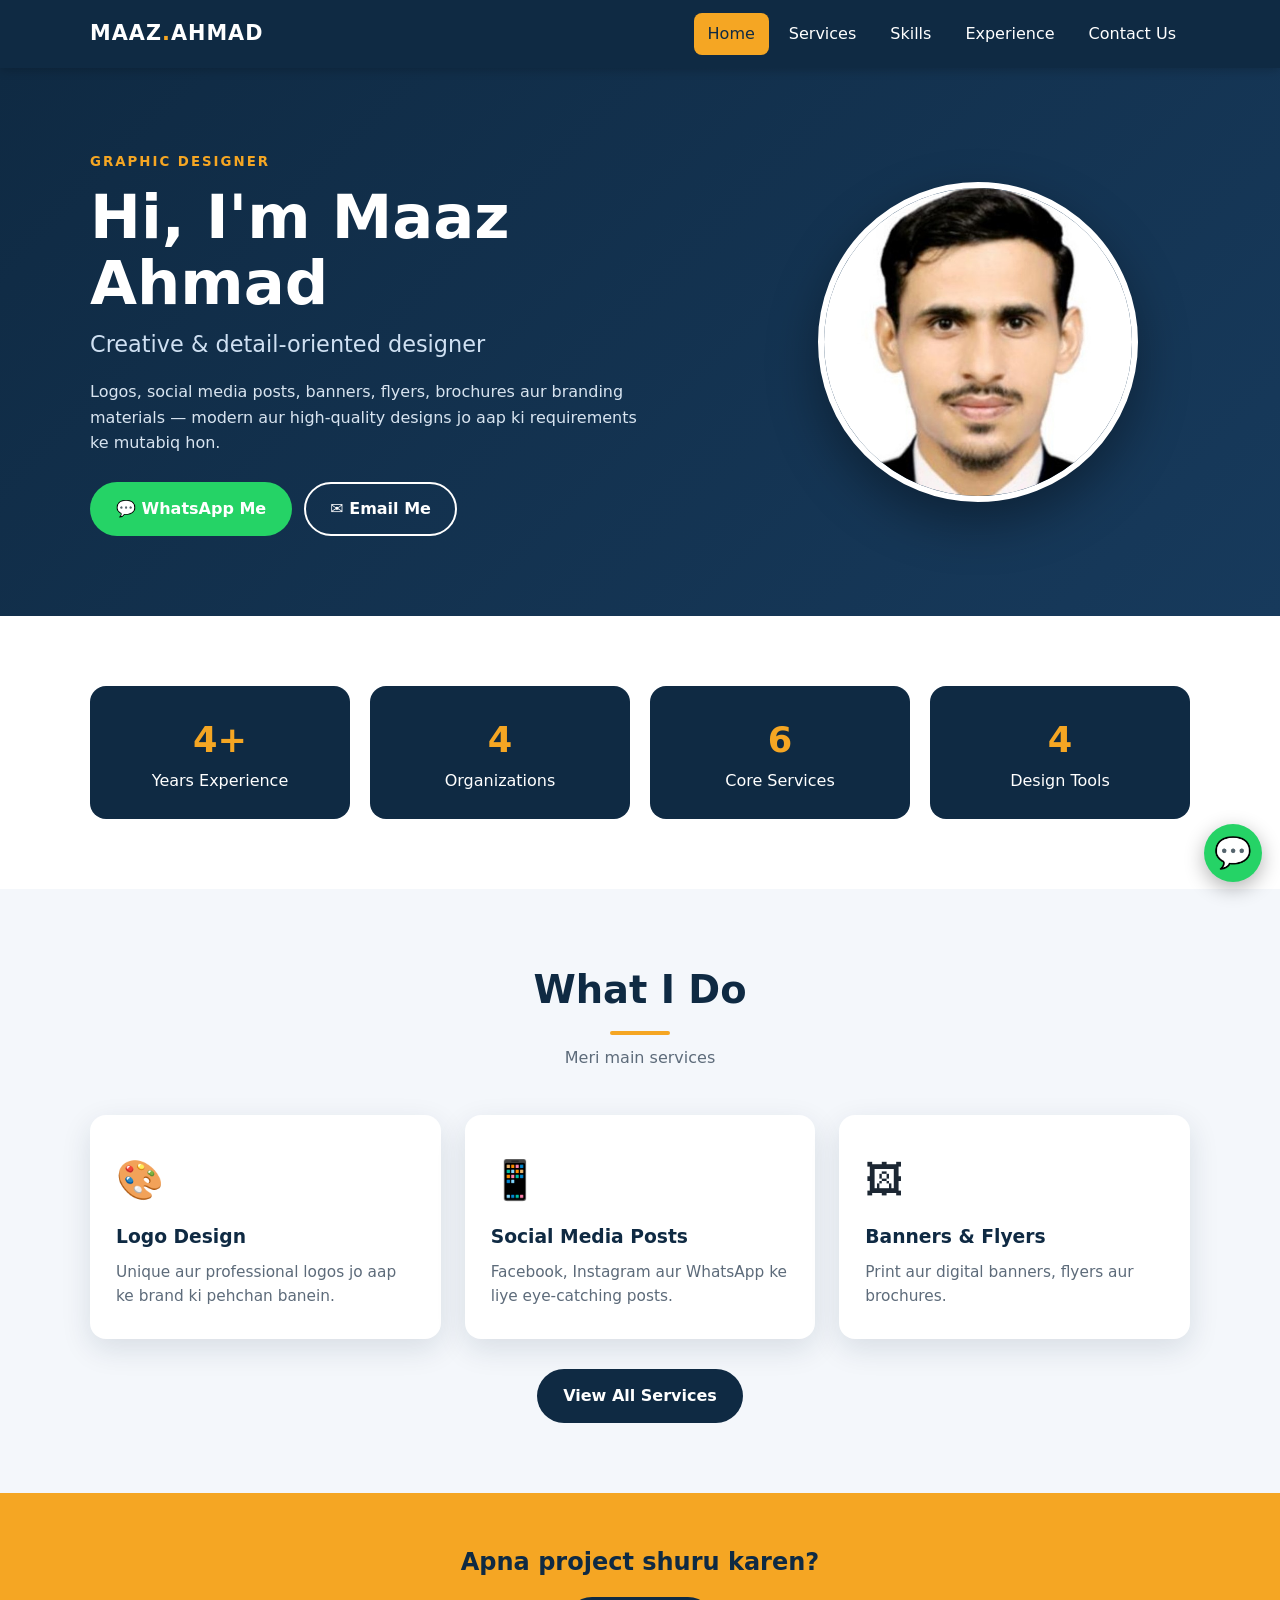
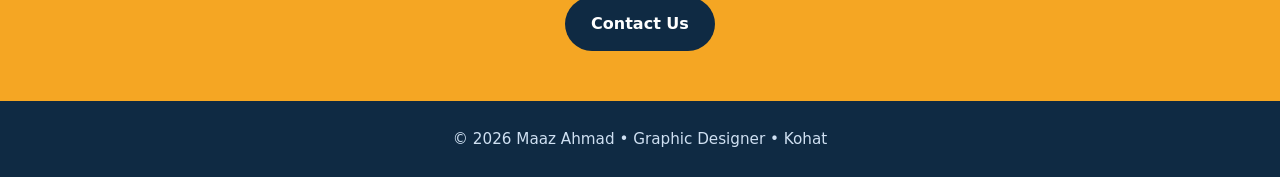
<file: index.html>
<!DOCTYPE html>
<html lang="en">
<head>
<meta charset="UTF-8">
<meta name="viewport" content="width=device-width, initial-scale=1.0">
<title>Maaz Ahmad | Graphic Designer in Kohat</title>
<meta name="description" content="Maaz Ahmad - Graphic Designer from Kohat. Logo design, social media posts, banners, flyers, brochures and branding.">
<link rel="stylesheet" href="css/style.css">
</head>
<body>
<header><div class="container nav">
  <a href="index.html" class="logo">MAAZ<span>.</span>AHMAD</a>
  <button class="menu-btn" id="menuBtn" aria-label="Menu">&#9776;</button>
  <nav class="nav-links" id="navLinks">
    <a href="index.html">Home</a>
    <a href="services.html">Services</a>
    <a href="skills.html">Skills</a>
    <a href="experience.html">Experience</a>
    <a href="contact.html">Contact Us</a>
  </nav>
</div></header>

<section class="hero"><div class="container hero-grid">
  <div>
    <small>Graphic Designer</small>
    <h1>Hi, I'm Maaz Ahmad</h1>
    <h2>Creative &amp; detail-oriented designer</h2>
    <p>Logos, social media posts, banners, flyers, brochures aur branding materials &mdash; modern aur high-quality designs jo aap ki requirements ke mutabiq hon.</p>
    <div class="hero-btns">
      <a class="btn btn-wa" data-wa href="#">&#128172; WhatsApp Me</a>
      <a class="btn btn-outline" data-mail href="#">&#9993; Email Me</a>
    </div>
  </div>
  <div class="avatar-wrap">
    <div class="avatar"><img src="images/maaz.jpg" alt="Maaz Ahmad" onerror="this.remove();this.parentNode.textContent='MA'"></div>
  </div>
</div></section>

<section><div class="container">
  <div class="stats reveal">
    <div class="stat"><b>4+</b>Years Experience</div>
    <div class="stat"><b>4</b>Organizations</div>
    <div class="stat"><b>6</b>Core Services</div>
    <div class="stat"><b>4</b>Design Tools</div>
  </div>
</div></section>

<section class="bg-light"><div class="container">
  <div class="title reveal"><h2>What I Do</h2><p>Meri main services</p></div>
  <div class="grid">
    <div class="card reveal"><div class="icon">&#127912;</div><h3>Logo Design</h3><p>Unique aur professional logos jo aap ke brand ki pehchan banein.</p></div>
    <div class="card reveal"><div class="icon">&#128241;</div><h3>Social Media Posts</h3><p>Facebook, Instagram aur WhatsApp ke liye eye-catching posts.</p></div>
    <div class="card reveal"><div class="icon">&#128444;</div><h3>Banners &amp; Flyers</h3><p>Print aur digital banners, flyers aur brochures.</p></div>
  </div>
  <p style="text-align:center;margin-top:30px" class="reveal"><a class="btn btn-mail" href="services.html">View All Services</a></p>
</div></section>

<section class="cta"><div class="container reveal">
  <h2>Apna project shuru karen?</h2>
  <a class="btn btn-mail" href="contact.html">Contact Us</a>
</div></section>

<footer><div class="container">&copy; <span class="year"></span> Maaz Ahmad &bull; Graphic Designer &bull; Kohat</div></footer>
<a class="wa-float" data-wa href="#" aria-label="WhatsApp">&#128172;</a>
<script src="js/main.js"></script>
</body>
</html>
</file>
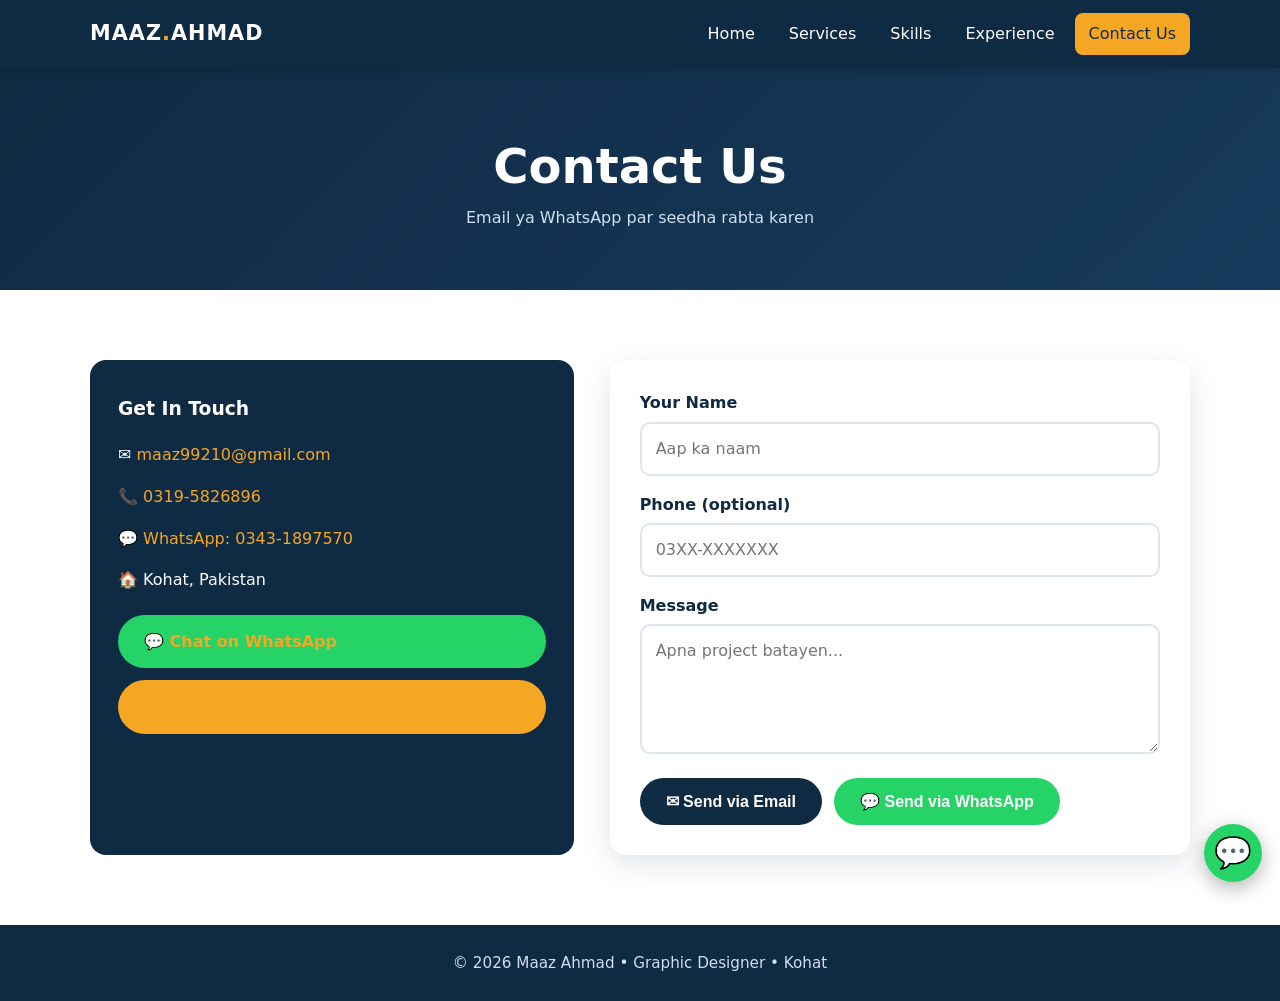
<file: contact.html>
<!DOCTYPE html>
<html lang="en">
<head>
<meta charset="UTF-8">
<meta name="viewport" content="width=device-width, initial-scale=1.0">
<title>Contact | Maaz Ahmad - Graphic Designer</title>
<link rel="stylesheet" href="css/style.css">
</head>
<body>
<header><div class="container nav">
  <a href="index.html" class="logo">MAAZ<span>.</span>AHMAD</a>
  <button class="menu-btn" id="menuBtn" aria-label="Menu">&#9776;</button>
  <nav class="nav-links" id="navLinks">
    <a href="index.html">Home</a>
    <a href="services.html">Services</a>
    <a href="skills.html">Skills</a>
    <a href="experience.html">Experience</a>
    <a href="contact.html">Contact Us</a>
  </nav>
</div></header>

<div class="page-banner"><div class="container"><h1>Contact Us</h1><p>Email ya WhatsApp par seedha rabta karen</p></div></div>

<section><div class="container contact-grid">
  <div class="info-box reveal">
    <h3>Get In Touch</h3>
    <ul>
      <li>&#9993; <a href="mailto:maaz99210@gmail.com">maaz99210@gmail.com</a></li>
      <li>&#128222; <a href="tel:+923195826896">0319-5826896</a></li>
      <li>&#128172; <a data-wa href="#">WhatsApp: 0343-1897570</a></li>
      <li>&#127968; Kohat, Pakistan</li>
    </ul>
    <div class="quick">
      <a class="btn btn-wa" data-wa href="#">&#128172; Chat on WhatsApp</a>
      <a class="btn btn-primary" data-mail href="#">&#9993; Send Email</a>
    </div>
  </div>

  <form id="contactForm" class="reveal" onsubmit="return false">
    <label for="name">Your Name</label>
    <input id="name" name="name" type="text" placeholder="Aap ka naam" required>
    <label for="phone">Phone (optional)</label>
    <input id="phone" name="phone" type="tel" placeholder="03XX-XXXXXXX">
    <label for="message">Message</label>
    <textarea id="message" name="message" placeholder="Apna project batayen..." required></textarea>
    <div class="form-btns">
      <button type="button" id="sendMail" class="btn btn-mail">&#9993; Send via Email</button>
      <button type="button" id="sendWa" class="btn btn-wa">&#128172; Send via WhatsApp</button>
    </div>
  </form>
</div></section>

<footer><div class="container">&copy; <span class="year"></span> Maaz Ahmad &bull; Graphic Designer &bull; Kohat</div></footer>
<a class="wa-float" data-wa href="#" aria-label="WhatsApp">&#128172;</a>
<script src="js/main.js"></script>
</body>
</html>
</file>
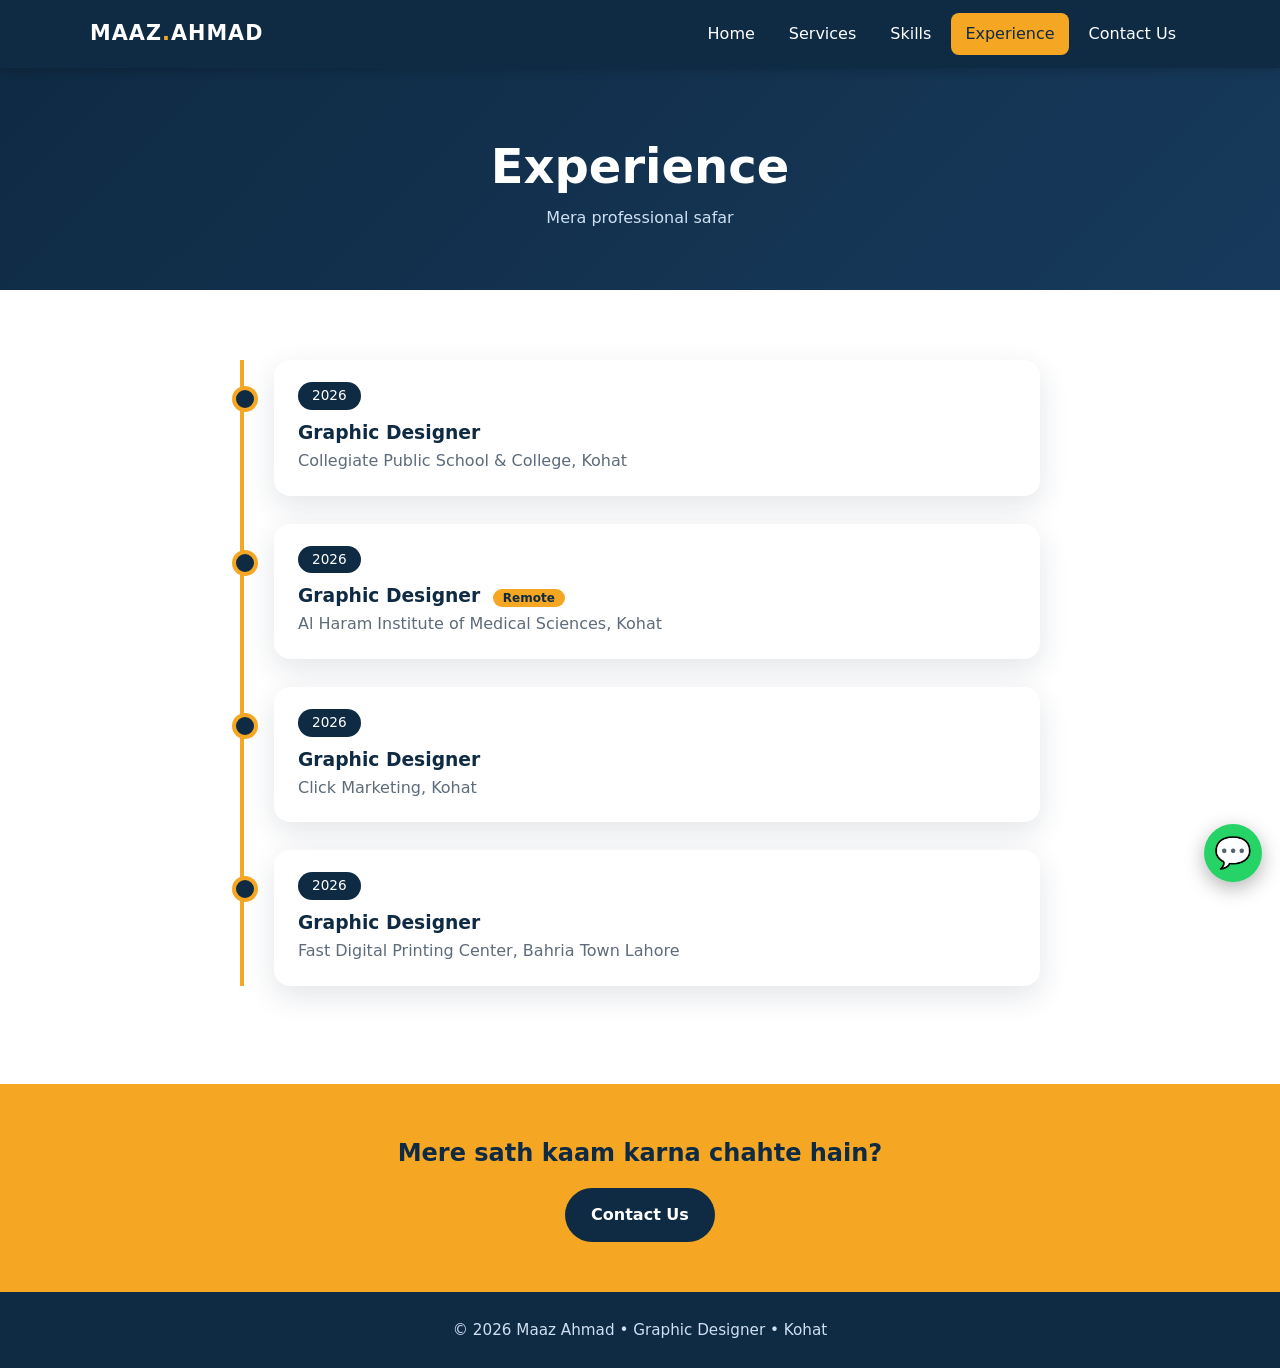
<file: experience.html>
<!DOCTYPE html>
<html lang="en">
<head>
<meta charset="UTF-8">
<meta name="viewport" content="width=device-width, initial-scale=1.0">
<title>Experience | Maaz Ahmad - Graphic Designer</title>
<link rel="stylesheet" href="css/style.css">
</head>
<body>
<header><div class="container nav">
  <a href="index.html" class="logo">MAAZ<span>.</span>AHMAD</a>
  <button class="menu-btn" id="menuBtn" aria-label="Menu">&#9776;</button>
  <nav class="nav-links" id="navLinks">
    <a href="index.html">Home</a>
    <a href="services.html">Services</a>
    <a href="skills.html">Skills</a>
    <a href="experience.html">Experience</a>
    <a href="contact.html">Contact Us</a>
  </nav>
</div></header>

<div class="page-banner"><div class="container"><h1>Experience</h1><p>Mera professional safar</p></div></div>

<section><div class="container">
  <div class="timeline">
    <div class="t-item reveal"><span class="year">2024 &ndash; Present</span><h3>Graphic Designer</h3><p>Collegiate Public School &amp; College, Kohat</p></div>
    <div class="t-item reveal"><span class="year">2023 &ndash; Present</span><h3>Graphic Designer <span class="badge">Remote</span></h3><p>Al Haram Institute of Medical Sciences, Kohat</p></div>
    <div class="t-item reveal"><span class="year">2022 &ndash; 2024</span><h3>Graphic Designer</h3><p>Click Marketing, Kohat</p></div>
    <div class="t-item reveal"><span class="year">2021 &ndash; 2022</span><h3>Graphic Designer</h3><p>Fast Digital Printing Center, Bahria Town Lahore</p></div>
  </div>
</div></section>

<section class="cta"><div class="container reveal">
  <h2>Mere sath kaam karna chahte hain?</h2>
  <a class="btn btn-mail" href="contact.html">Contact Us</a>
</div></section>

<footer><div class="container">&copy; <span class="year"></span> Maaz Ahmad &bull; Graphic Designer &bull; Kohat</div></footer>
<a class="wa-float" data-wa href="#" aria-label="WhatsApp">&#128172;</a>
<script src="js/main.js"></script>
</body>
</html>
</file>
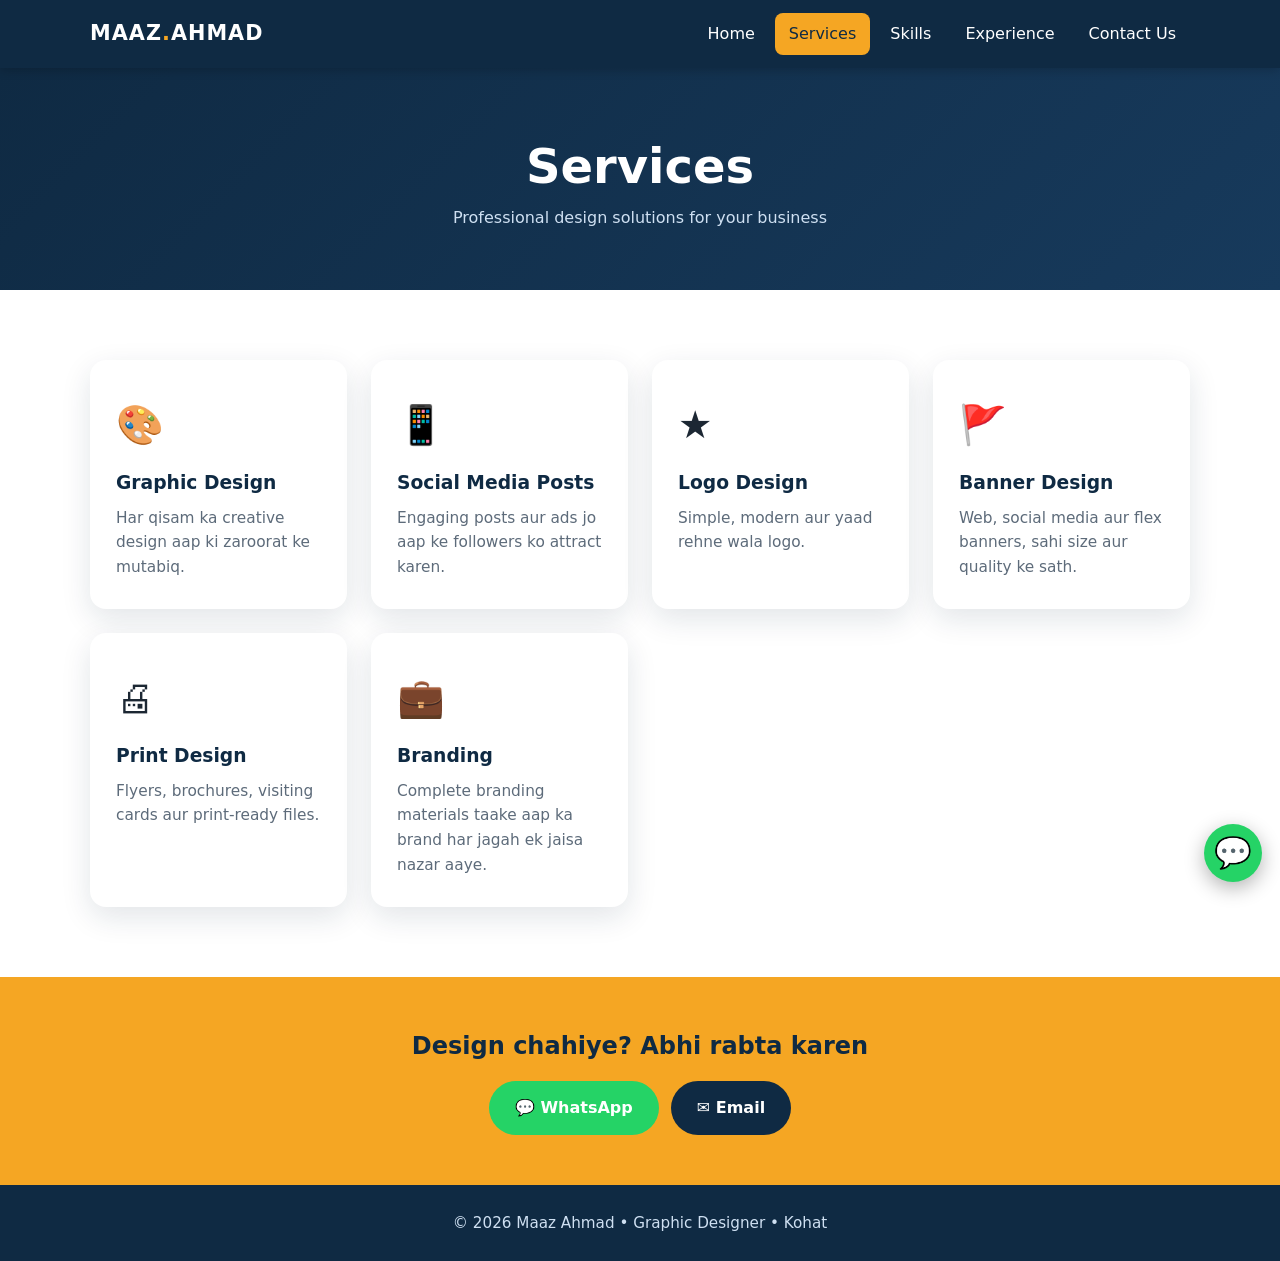
<file: services.html>
<!DOCTYPE html>
<html lang="en">
<head>
<meta charset="UTF-8">
<meta name="viewport" content="width=device-width, initial-scale=1.0">
<title>Services | Maaz Ahmad - Graphic Designer</title>
<link rel="stylesheet" href="css/style.css">
</head>
<body>
<header><div class="container nav">
  <a href="index.html" class="logo">MAAZ<span>.</span>AHMAD</a>
  <button class="menu-btn" id="menuBtn" aria-label="Menu">&#9776;</button>
  <nav class="nav-links" id="navLinks">
    <a href="index.html">Home</a>
    <a href="services.html">Services</a>
    <a href="skills.html">Skills</a>
    <a href="experience.html">Experience</a>
    <a href="contact.html">Contact Us</a>
  </nav>
</div></header>

<div class="page-banner"><div class="container"><h1>Services</h1><p>Professional design solutions for your business</p></div></div>

<section><div class="container">
  <div class="grid">
    <div class="card reveal"><div class="icon">&#127912;</div><h3>Graphic Design</h3><p>Har qisam ka creative design aap ki zaroorat ke mutabiq.</p></div>
    <div class="card reveal"><div class="icon">&#128241;</div><h3>Social Media Posts</h3><p>Engaging posts aur ads jo aap ke followers ko attract karen.</p></div>
    <div class="card reveal"><div class="icon">&#9733;</div><h3>Logo Design</h3><p>Simple, modern aur yaad rehne wala logo.</p></div>
    <div class="card reveal"><div class="icon">&#128681;</div><h3>Banner Design</h3><p>Web, social media aur flex banners, sahi size aur quality ke sath.</p></div>
    <div class="card reveal"><div class="icon">&#128424;</div><h3>Print Design</h3><p>Flyers, brochures, visiting cards aur print-ready files.</p></div>
    <div class="card reveal"><div class="icon">&#128188;</div><h3>Branding</h3><p>Complete branding materials taake aap ka brand har jagah ek jaisa nazar aaye.</p></div>
  </div>
</div></section>

<section class="cta"><div class="container reveal">
  <h2>Design chahiye? Abhi rabta karen</h2>
  <div class="hero-btns" style="justify-content:center">
    <a class="btn btn-wa" data-wa href="#">&#128172; WhatsApp</a>
    <a class="btn btn-mail" data-mail href="#">&#9993; Email</a>
  </div>
</div></section>

<footer><div class="container">&copy; <span class="year"></span> Maaz Ahmad &bull; Graphic Designer &bull; Kohat</div></footer>
<a class="wa-float" data-wa href="#" aria-label="WhatsApp">&#128172;</a>
<script src="js/main.js"></script>
</body>
</html>
</file>
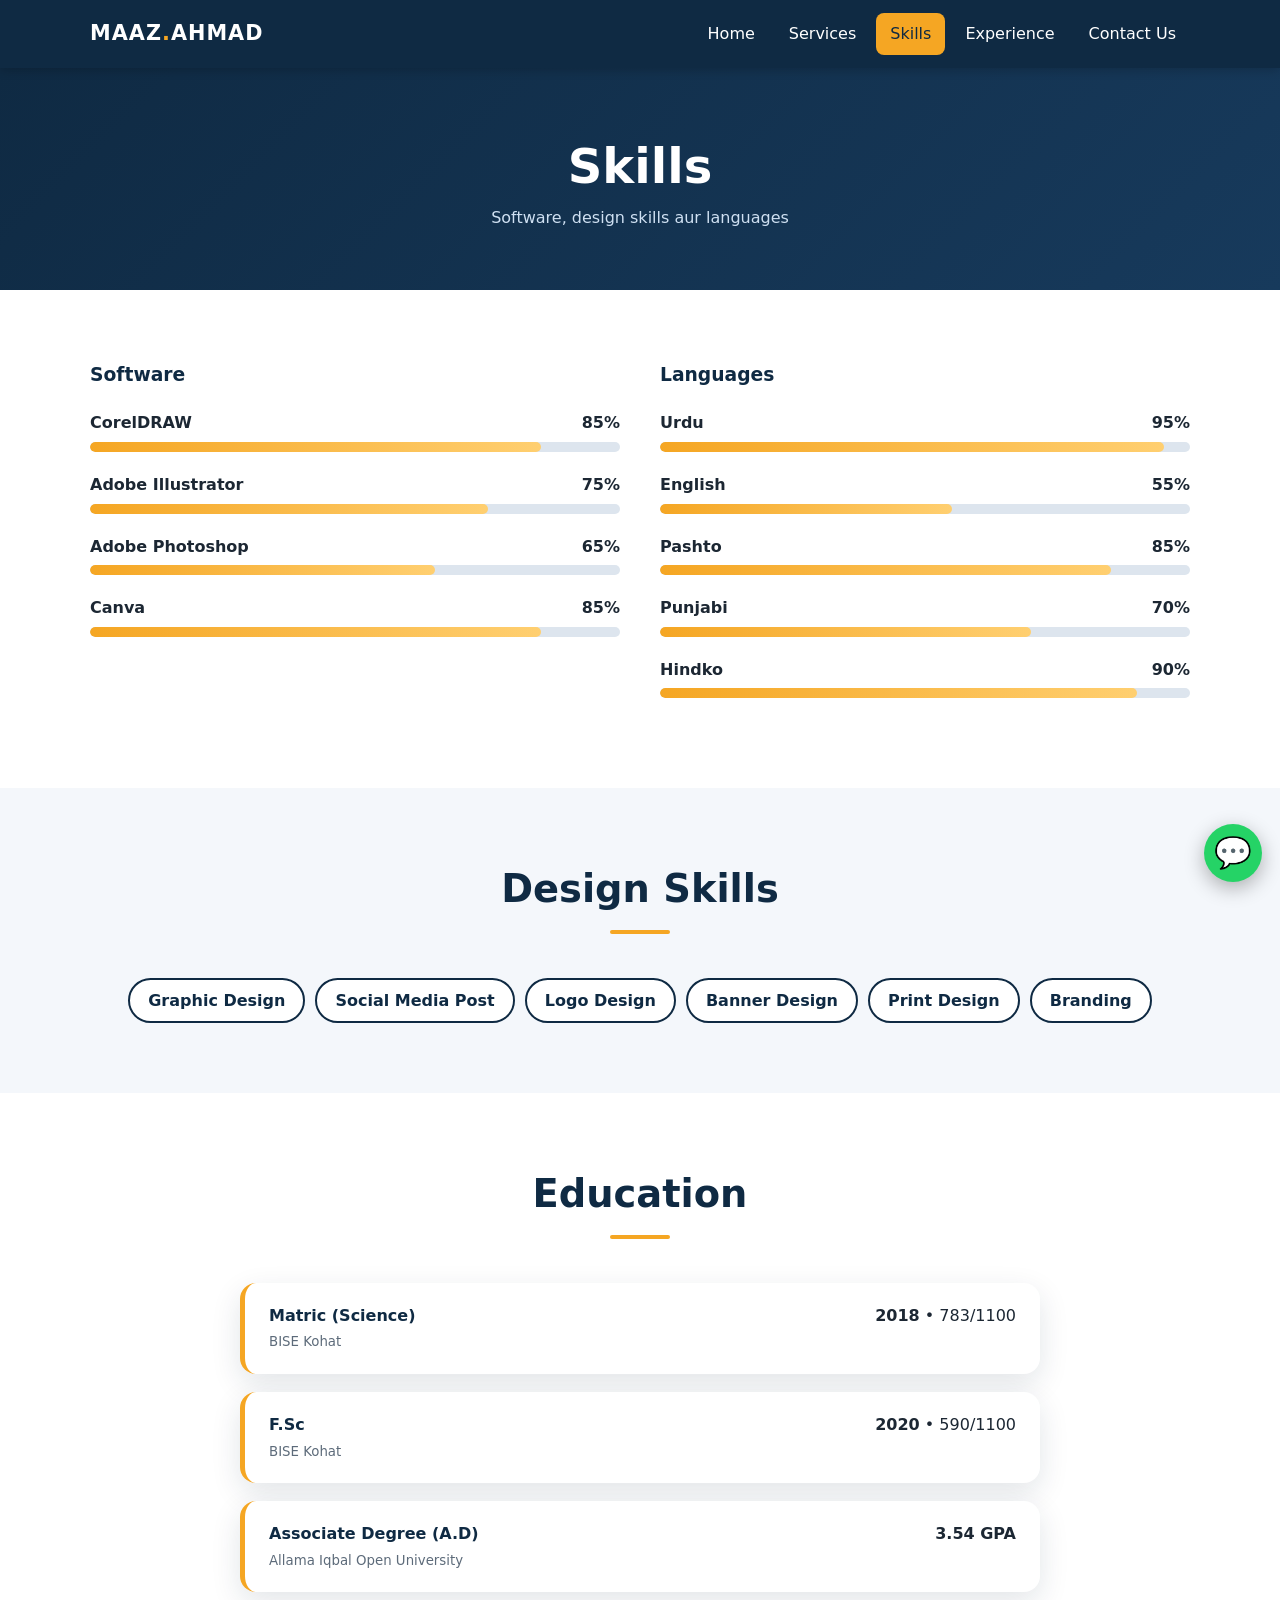
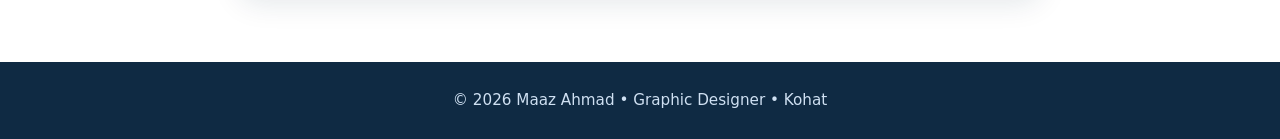
<file: skills.html>
<!DOCTYPE html>
<html lang="en">
<head>
<meta charset="UTF-8">
<meta name="viewport" content="width=device-width, initial-scale=1.0">
<title>Skills | Maaz Ahmad - Graphic Designer</title>
<link rel="stylesheet" href="css/style.css">
</head>
<body>
<header><div class="container nav">
  <a href="index.html" class="logo">MAAZ<span>.</span>AHMAD</a>
  <button class="menu-btn" id="menuBtn" aria-label="Menu">&#9776;</button>
  <nav class="nav-links" id="navLinks">
    <a href="index.html">Home</a>
    <a href="services.html">Services</a>
    <a href="skills.html">Skills</a>
    <a href="experience.html">Experience</a>
    <a href="contact.html">Contact Us</a>
  </nav>
</div></header>

<div class="page-banner"><div class="container"><h1>Skills</h1><p>Software, design skills aur languages</p></div></div>

<section><div class="container two-col">
  <div class="reveal">
    <h3>Software</h3>
    <div class="skill"><div class="skill-top"><span>CorelDRAW</span><span>85%</span></div><div class="bar"><span data-w="85"></span></div></div>
    <div class="skill"><div class="skill-top"><span>Adobe Illustrator</span><span>75%</span></div><div class="bar"><span data-w="75"></span></div></div>
    <div class="skill"><div class="skill-top"><span>Adobe Photoshop</span><span>65%</span></div><div class="bar"><span data-w="65"></span></div></div>
    <div class="skill"><div class="skill-top"><span>Canva</span><span>85%</span></div><div class="bar"><span data-w="85"></span></div></div>
  </div>
  <div class="reveal">
    <h3>Languages</h3>
    <div class="skill"><div class="skill-top"><span>Urdu</span><span>95%</span></div><div class="bar"><span data-w="95"></span></div></div>
    <div class="skill"><div class="skill-top"><span>English</span><span>55%</span></div><div class="bar"><span data-w="55"></span></div></div>
    <div class="skill"><div class="skill-top"><span>Pashto</span><span>85%</span></div><div class="bar"><span data-w="85"></span></div></div>
    <div class="skill"><div class="skill-top"><span>Punjabi</span><span>70%</span></div><div class="bar"><span data-w="70"></span></div></div>
    <div class="skill"><div class="skill-top"><span>Hindko</span><span>90%</span></div><div class="bar"><span data-w="90"></span></div></div>
  </div>
</div></section>

<section class="bg-light"><div class="container">
  <div class="title reveal"><h2>Design Skills</h2></div>
  <div class="tags reveal" style="justify-content:center">
    <span>Graphic Design</span><span>Social Media Post</span><span>Logo Design</span>
    <span>Banner Design</span><span>Print Design</span><span>Branding</span>
  </div>
</div></section>

<section><div class="container">
  <div class="title reveal"><h2>Education</h2></div>
  <div class="edu-list reveal">
    <div class="edu"><div><h4>Matric (Science)</h4><small>BISE Kohat</small></div><div><b>2018</b> &bull; 783/1100</div></div>
    <div class="edu"><div><h4>F.Sc</h4><small>BISE Kohat</small></div><div><b>2020</b> &bull; 590/1100</div></div>
    <div class="edu"><div><h4>Associate Degree (A.D)</h4><small>Allama Iqbal Open University</small></div><div><b>3.54 GPA</b></div></div>
  </div>
</div></section>

<footer><div class="container">&copy; <span class="year"></span> Maaz Ahmad &bull; Graphic Designer &bull; Kohat</div></footer>
<a class="wa-float" data-wa href="#" aria-label="WhatsApp">&#128172;</a>
<script src="js/main.js"></script>
</body>
</html>
</file>
<file: css/style.css>
:root{
  --navy:#0f2a43;
  --navy-2:#173a5c;
  --accent:#f5a623;
  --light:#f4f7fb;
  --text:#1c2733;
  --muted:#5d6b7a;
  --white:#fff;
  --wa:#25d366;
  --radius:16px;
  --shadow:0 10px 30px rgba(15,42,67,.12);
}
*{box-sizing:border-box;margin:0;padding:0}
html{scroll-behavior:smooth}
body{font-family:'Segoe UI',system-ui,-apple-system,Roboto,Arial,sans-serif;color:var(--text);background:var(--white);line-height:1.6}
img{max-width:100%;display:block}
a{color:inherit;text-decoration:none}
ul{list-style:none}
.container{width:min(1100px,92%);margin-inline:auto}
section{padding:70px 0}
.bg-light{background:var(--light)}

/* Header */
header{position:sticky;top:0;z-index:50;background:var(--navy);color:#fff;box-shadow:0 2px 10px rgba(0,0,0,.2)}
.nav{display:flex;align-items:center;justify-content:space-between;height:68px}
.logo{font-weight:800;font-size:1.3rem;letter-spacing:1px}
.logo span{color:var(--accent)}
.nav-links{display:flex;gap:6px}
.nav-links a{padding:8px 14px;border-radius:8px;font-weight:500;transition:.2s}
.nav-links a:hover,.nav-links a.active{background:var(--accent);color:var(--navy)}
.menu-btn{display:none;background:none;border:0;color:#fff;font-size:1.8rem;cursor:pointer}

/* Buttons */
.btn{display:inline-flex;align-items:center;gap:8px;padding:12px 24px;border-radius:50px;font-weight:600;border:2px solid transparent;cursor:pointer;font-size:1rem;transition:.25s}
.btn-primary{background:var(--accent);color:var(--navy)}
.btn-primary:hover{transform:translateY(-3px);box-shadow:0 8px 20px rgba(245,166,35,.4)}
.btn-outline{border-color:#fff;color:#fff}
.btn-outline:hover{background:#fff;color:var(--navy)}
.btn-wa{background:var(--wa);color:#fff}
.btn-wa:hover{transform:translateY(-3px);box-shadow:0 8px 20px rgba(37,211,102,.4)}
.btn-mail{background:var(--navy);color:#fff}
.btn-mail:hover{transform:translateY(-3px);box-shadow:0 8px 20px rgba(15,42,67,.4)}

/* Hero */
.hero{background:linear-gradient(135deg,var(--navy),var(--navy-2));color:#fff;padding:80px 0}
.hero-grid{display:grid;grid-template-columns:1.2fr .8fr;gap:40px;align-items:center}
.hero small{color:var(--accent);font-weight:600;letter-spacing:2px;text-transform:uppercase}
.hero h1{font-size:clamp(2.2rem,6vw,3.8rem);line-height:1.1;margin:10px 0}
.hero h2{font-size:1.4rem;font-weight:500;color:#cfe0f2;margin-bottom:16px}
.hero p{color:#d8e4f0;max-width:560px;margin-bottom:26px}
.hero-btns{display:flex;flex-wrap:wrap;gap:12px}
.avatar{width:min(320px,80%);aspect-ratio:1;border-radius:50%;border:6px solid #fff;margin-inline:auto;overflow:hidden;background:var(--navy-2);display:grid;place-items:center;font-size:5rem;font-weight:800;color:var(--accent);box-shadow:0 20px 50px rgba(0,0,0,.35)}
.avatar img{width:100%;height:100%;object-fit:cover}

/* Titles */
.title{text-align:center;margin-bottom:44px}
.title h2{font-size:clamp(1.7rem,4vw,2.4rem);color:var(--navy)}
.title h2::after{content:"";display:block;width:60px;height:4px;background:var(--accent);margin:10px auto 0;border-radius:4px}
.title p{color:var(--muted);margin-top:10px}

/* Cards */
.grid{display:grid;gap:24px;grid-template-columns:repeat(auto-fit,minmax(250px,1fr))}
.card{background:#fff;border-radius:var(--radius);padding:30px 26px;box-shadow:var(--shadow);transition:.3s;border-top:4px solid transparent}
.card:hover{transform:translateY(-8px);border-top-color:var(--accent)}
.card .icon{font-size:2.4rem;margin-bottom:12px}
.card h3{color:var(--navy);margin-bottom:8px}
.card p{color:var(--muted);font-size:.96rem}

/* Stats */
.stats{display:grid;grid-template-columns:repeat(auto-fit,minmax(150px,1fr));gap:20px;text-align:center}
.stat{background:var(--navy);color:#fff;border-radius:var(--radius);padding:26px 10px}
.stat b{display:block;font-size:2.2rem;color:var(--accent)}

/* Page banner */
.page-banner{background:linear-gradient(135deg,var(--navy),var(--navy-2));color:#fff;text-align:center;padding:60px 0}
.page-banner h1{font-size:clamp(2rem,5vw,3rem)}
.page-banner p{color:#cfe0f2}

/* Skills */
.skill{margin-bottom:20px}
.skill-top{display:flex;justify-content:space-between;font-weight:600;margin-bottom:6px}
.bar{height:10px;background:#dde5ee;border-radius:10px;overflow:hidden}
.bar span{display:block;height:100%;width:0;background:linear-gradient(90deg,var(--accent),#ffcf70);border-radius:10px;transition:width 1.4s ease}
.two-col{display:grid;grid-template-columns:1fr 1fr;gap:40px}
.two-col h3{color:var(--navy);margin-bottom:20px}
.tags{display:flex;flex-wrap:wrap;gap:10px}
.tags span{background:#fff;border:2px solid var(--navy);color:var(--navy);padding:8px 18px;border-radius:50px;font-weight:600;transition:.2s}
.tags span:hover{background:var(--navy);color:#fff}

/* Timeline */
.timeline{position:relative;max-width:800px;margin-inline:auto;padding-left:30px;border-left:4px solid var(--accent)}
.t-item{position:relative;background:#fff;padding:22px 24px;border-radius:var(--radius);box-shadow:var(--shadow);margin-bottom:28px}
.t-item::before{content:"";position:absolute;left:-42px;top:26px;width:18px;height:18px;border-radius:50%;background:var(--navy);border:4px solid var(--accent)}
.t-item .year{display:inline-block;background:var(--navy);color:#fff;font-size:.85rem;padding:3px 14px;border-radius:50px;margin-bottom:8px}
.t-item h3{color:var(--navy)}
.t-item p{color:var(--muted)}
.badge{background:var(--accent);color:var(--navy);font-size:.75rem;font-weight:700;padding:2px 10px;border-radius:50px;margin-left:6px}

/* Education */
.edu-list{display:grid;gap:18px;max-width:800px;margin-inline:auto}
.edu{display:flex;justify-content:space-between;gap:12px;flex-wrap:wrap;background:#fff;border-radius:var(--radius);padding:20px 24px;box-shadow:var(--shadow);border-left:5px solid var(--accent)}
.edu h4{color:var(--navy)}
.edu small{color:var(--muted)}

/* Contact */
.contact-grid{display:grid;grid-template-columns:1fr 1.2fr;gap:36px}
.info-box{background:var(--navy);color:#fff;border-radius:var(--radius);padding:34px 28px}
.info-box h3{margin-bottom:18px}
.info-box li{margin-bottom:16px}
.info-box a{color:var(--accent);word-break:break-all}
.quick{display:flex;flex-direction:column;gap:12px;margin-top:22px}
form{background:#fff;border-radius:var(--radius);padding:30px;box-shadow:var(--shadow)}
label{display:block;font-weight:600;margin-bottom:6px;color:var(--navy)}
input,textarea{width:100%;padding:12px 14px;border:2px solid #dde5ee;border-radius:10px;font:inherit;margin-bottom:16px;transition:.2s}
input:focus,textarea:focus{outline:0;border-color:var(--accent)}
textarea{min-height:130px;resize:vertical}
.form-btns{display:flex;flex-wrap:wrap;gap:12px}

/* CTA */
.cta{background:var(--accent);text-align:center;padding:50px 0}
.cta h2{color:var(--navy);margin-bottom:16px}

/* Footer */
footer{background:var(--navy);color:#cfe0f2;text-align:center;padding:26px 0;font-size:.95rem}
footer a{color:var(--accent)}

/* Floating WhatsApp */
.wa-float{position:fixed;right:18px;bottom:18px;width:58px;height:58px;border-radius:50%;background:var(--wa);color:#fff;display:grid;place-items:center;font-size:1.9rem;box-shadow:0 6px 20px rgba(0,0,0,.3);z-index:60;transition:.2s}
.wa-float:hover{transform:scale(1.1)}

/* Reveal */
.reveal{opacity:0;transform:translateY(30px);transition:.7s}
.reveal.show{opacity:1;transform:none}

/* Responsive */
@media(max-width:820px){
  .menu-btn{display:block}
  .nav-links{position:absolute;top:68px;left:0;right:0;background:var(--navy);flex-direction:column;padding:10px 4%;max-height:0;overflow:hidden;transition:max-height .3s;gap:0}
  .nav-links.open{max-height:380px;padding-bottom:16px}
  .nav-links a{padding:12px}
  .hero-grid,.two-col,.contact-grid{grid-template-columns:1fr}
  .hero{padding:50px 0;text-align:center}
  .hero p{margin-inline:auto}
  .hero-btns{justify-content:center}
  .hero-grid .avatar-wrap{order:-1}
  .avatar{width:220px;font-size:4rem}
  section{padding:50px 0}
}
</file>
